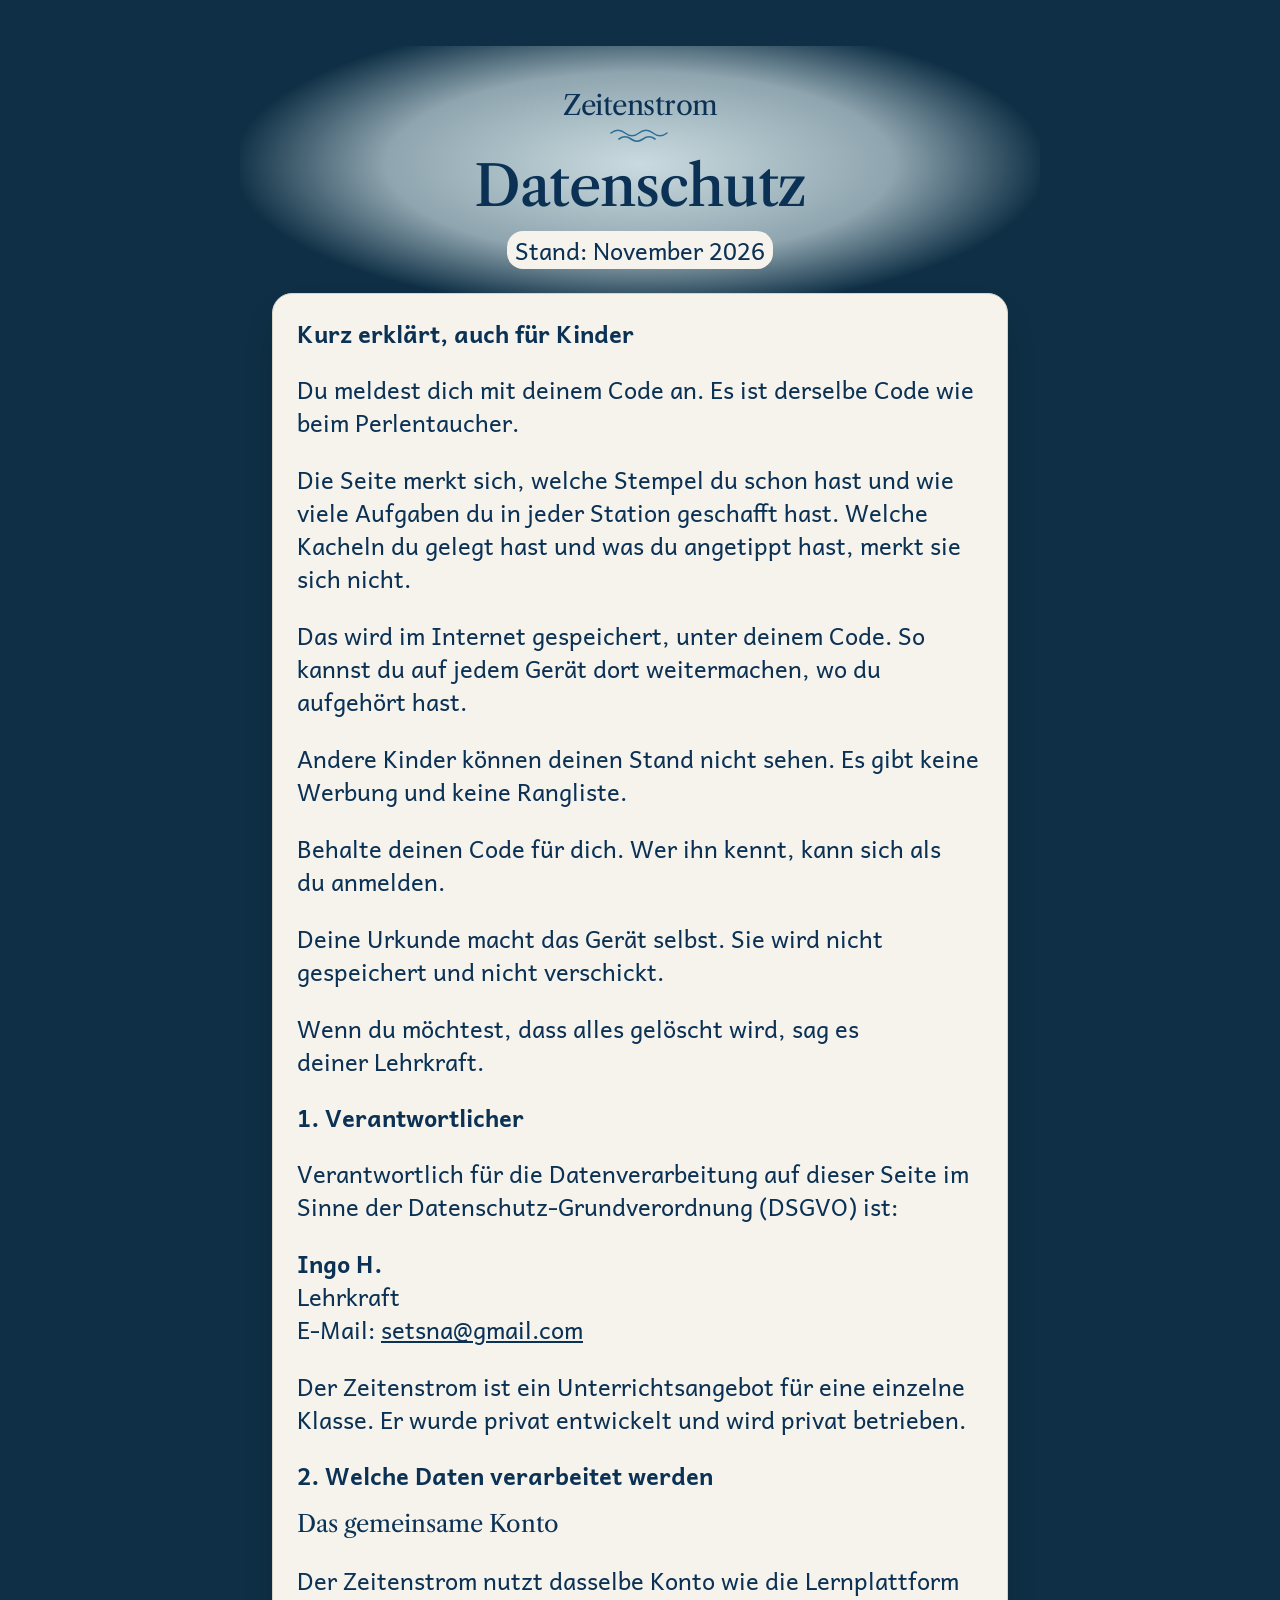
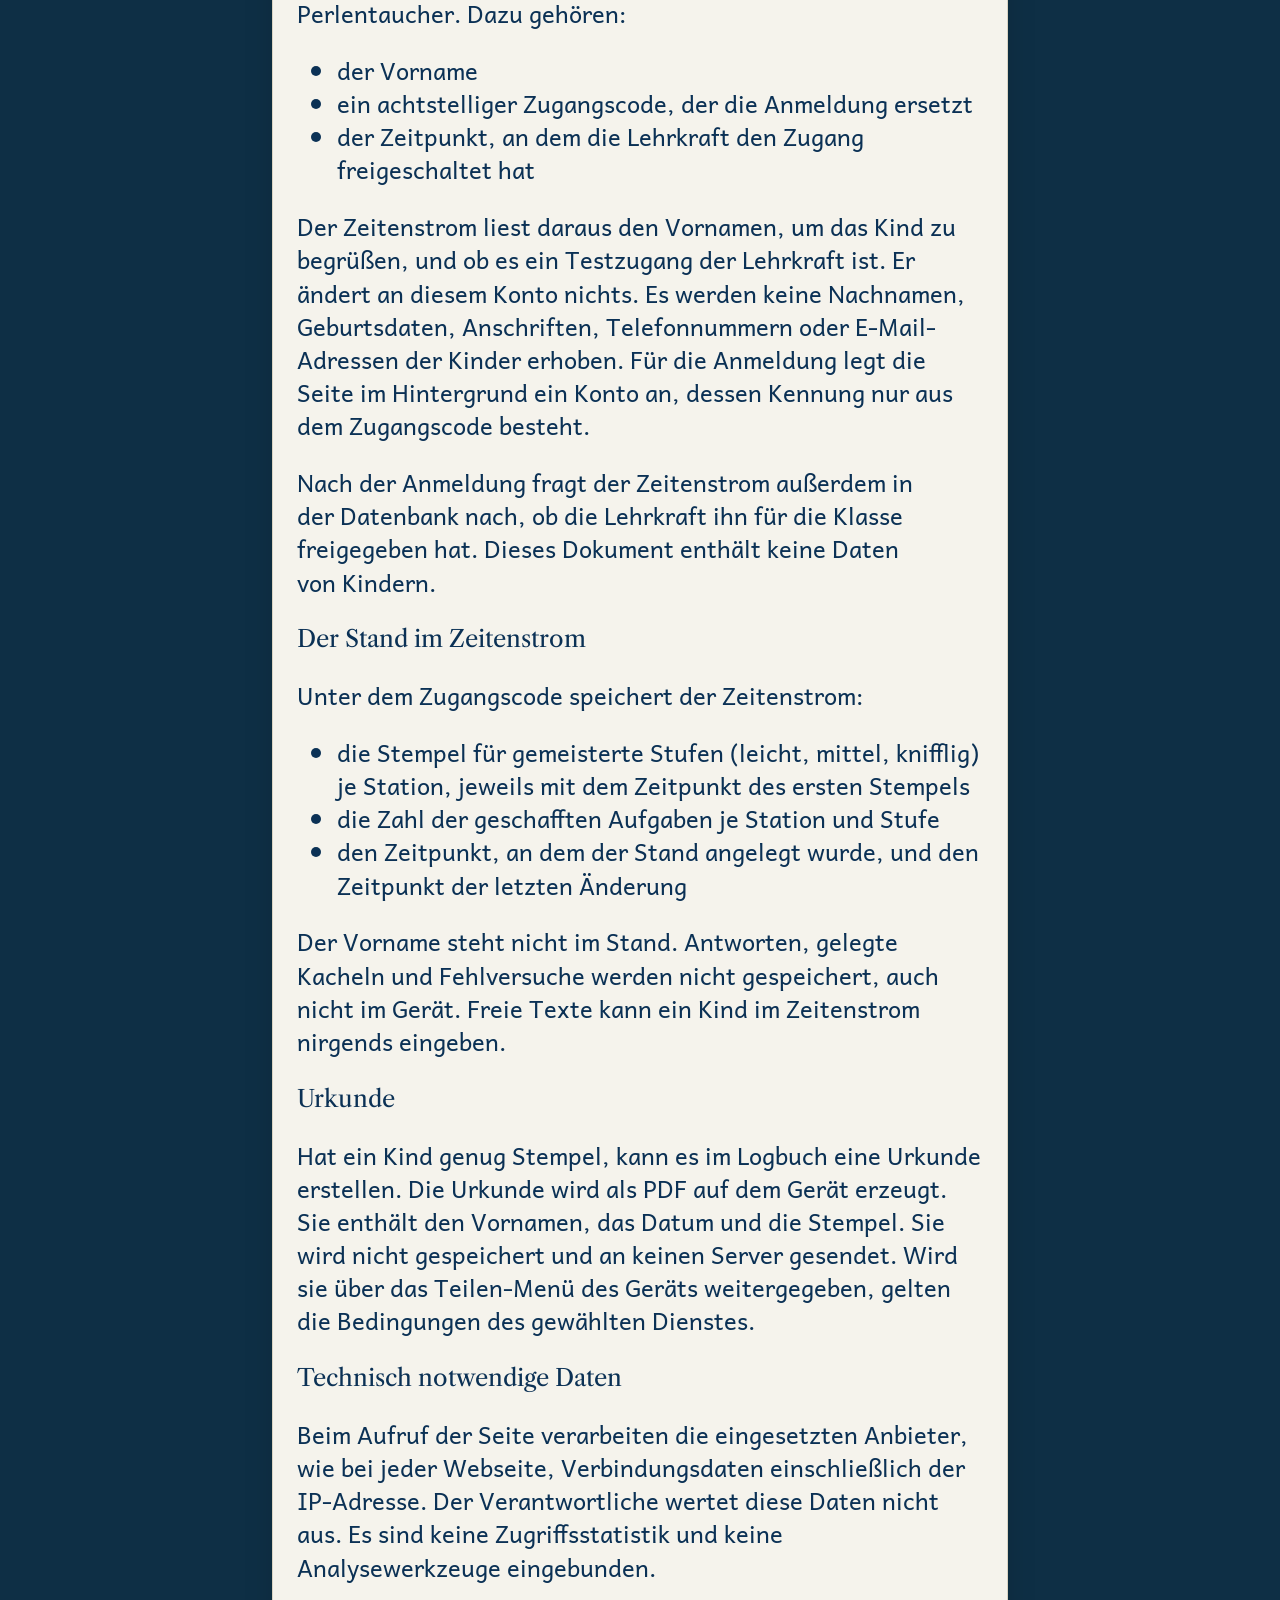
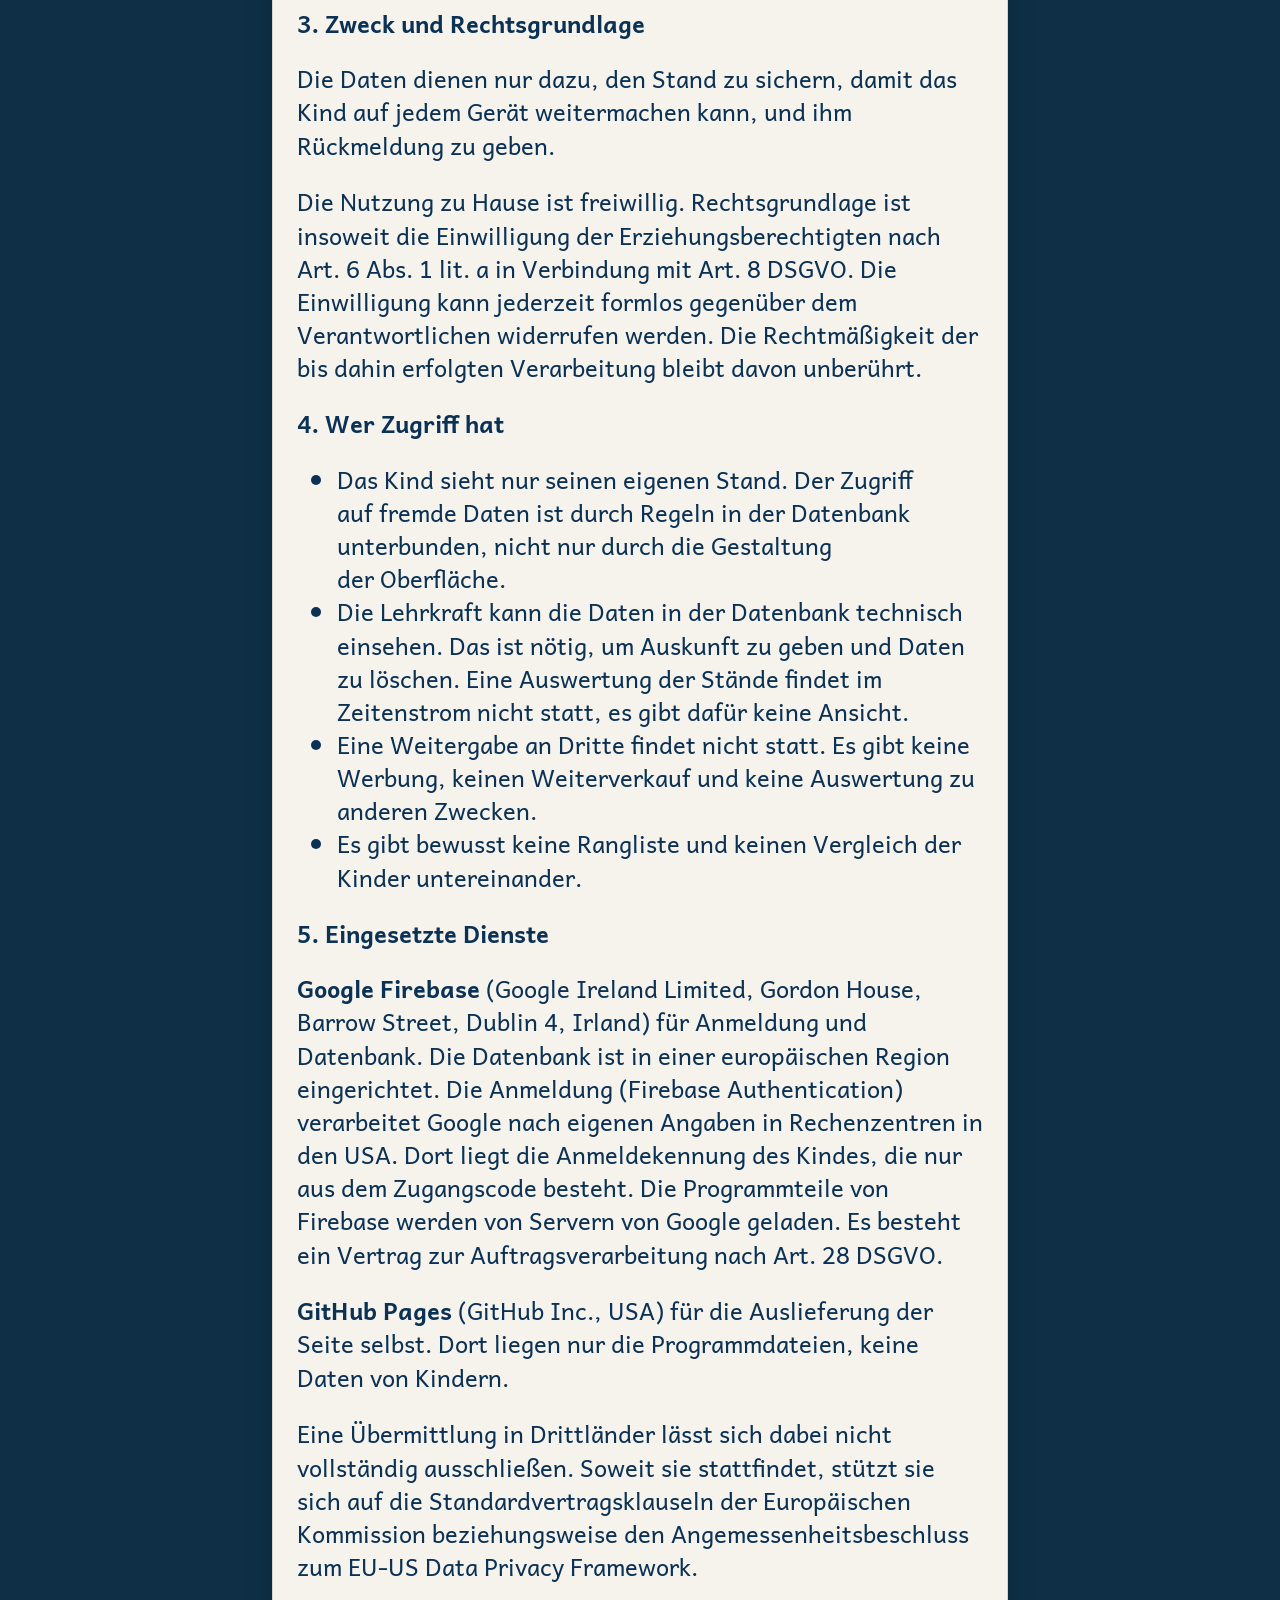
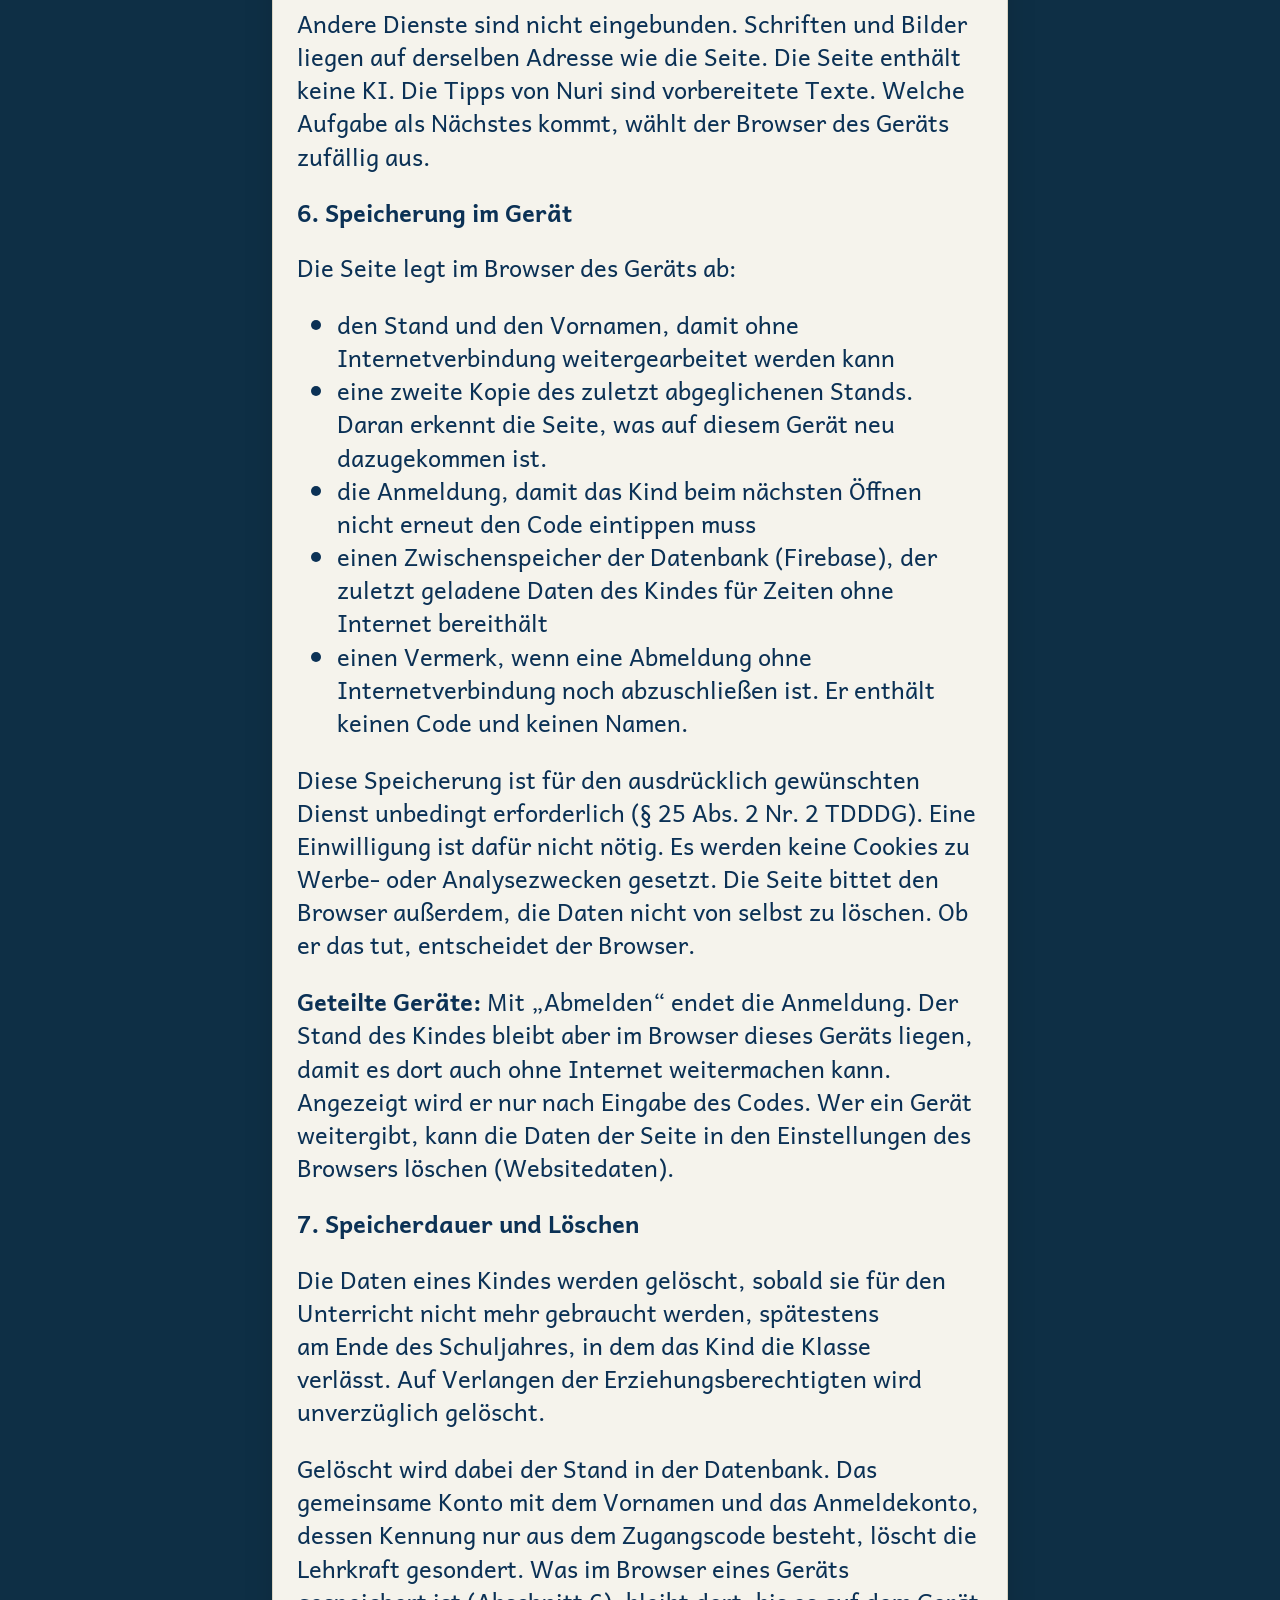
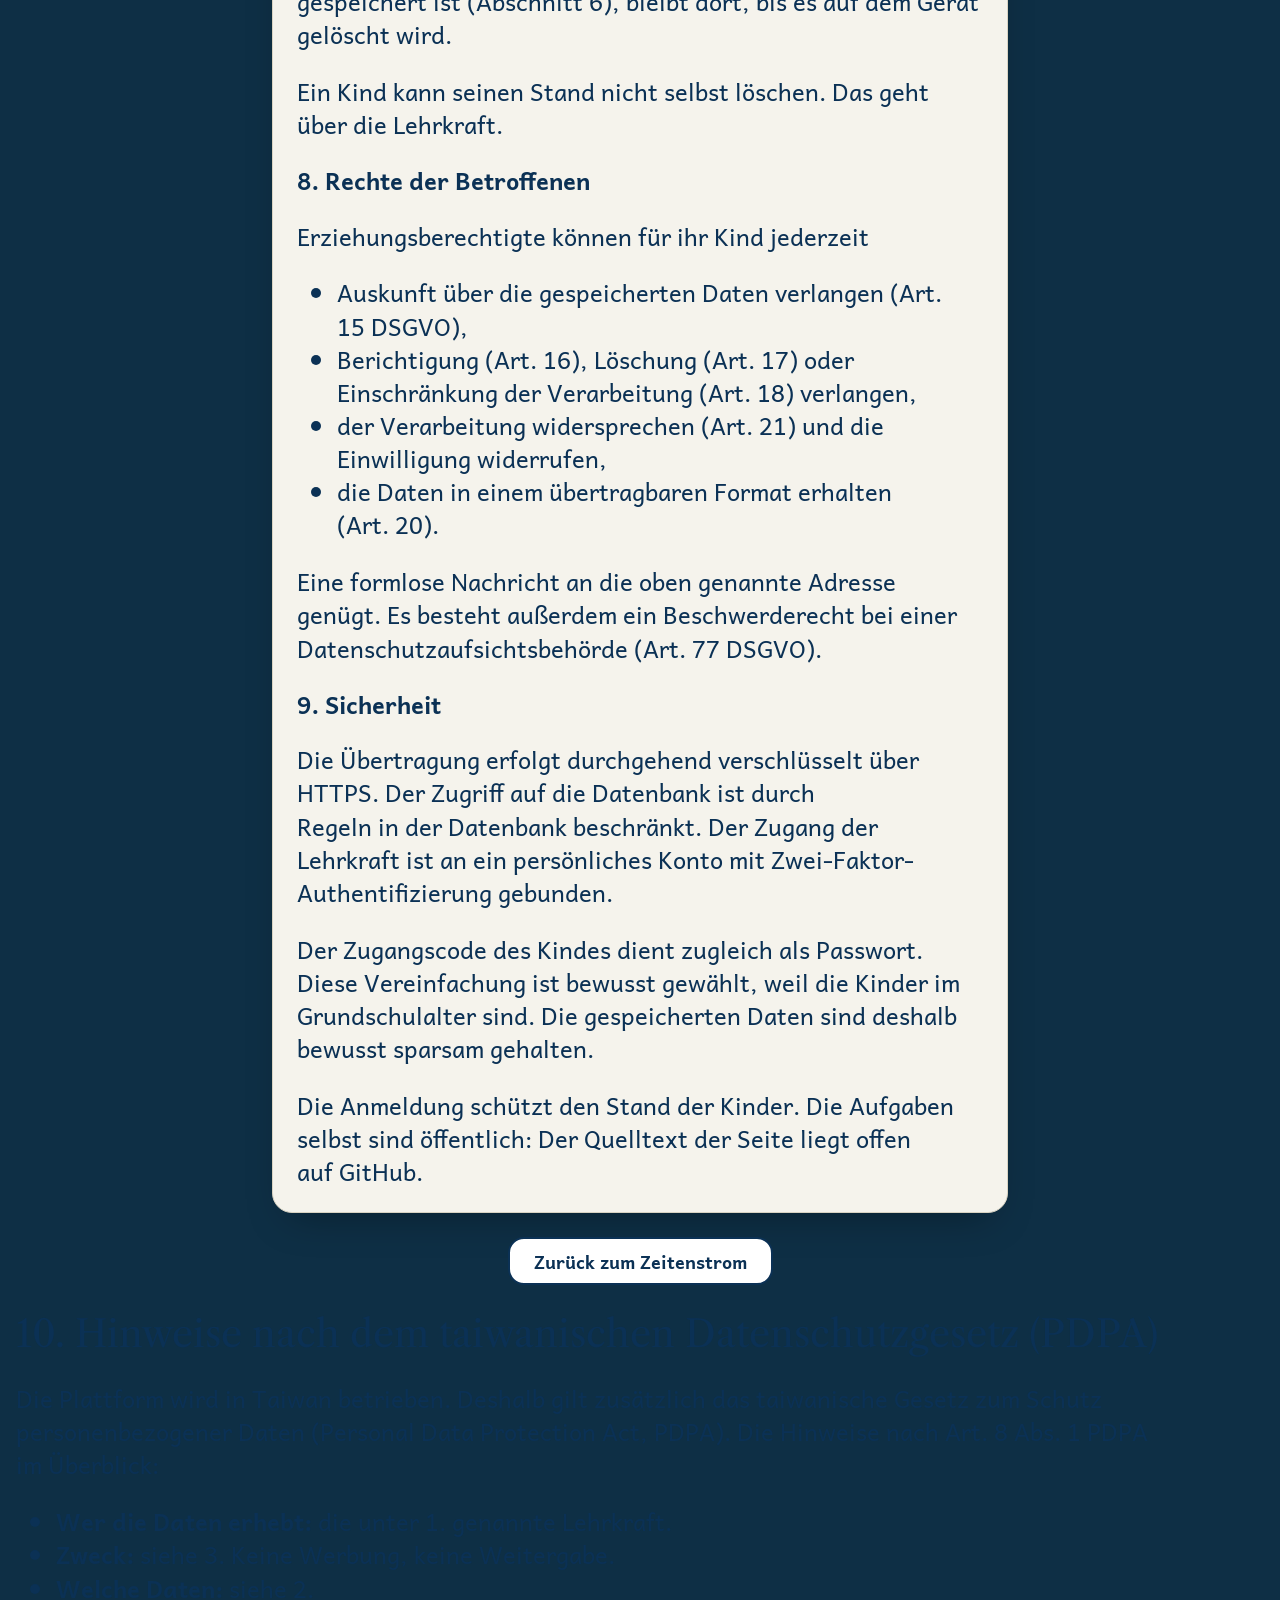
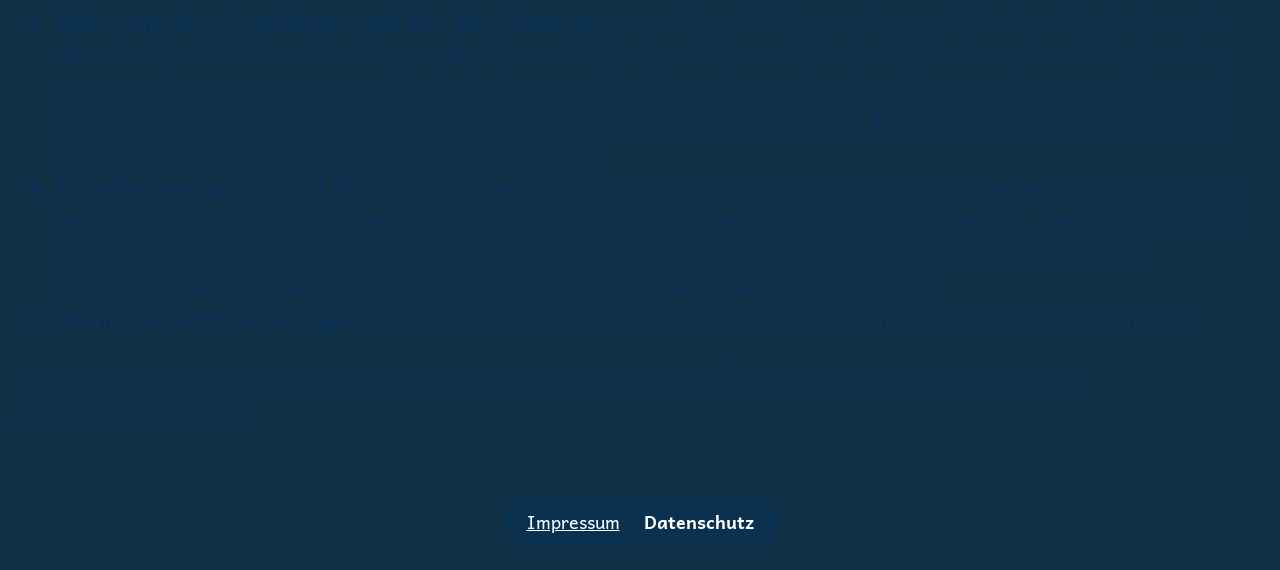
<file: datenschutz.html>
<!doctype html>
<html lang="de">
<head>
  <meta charset="utf-8">
  <meta name="viewport" content="width=device-width, initial-scale=1, viewport-fit=cover">
  <meta http-equiv="Content-Security-Policy" content="default-src 'self'; img-src 'self'; style-src 'self'; script-src 'self'; font-src 'self'; connect-src 'self'; manifest-src 'self'; base-uri 'none'; form-action 'none'; object-src 'none'">
  <meta name="referrer" content="no-referrer">
  <meta name="robots" content="noindex, nofollow">
  <meta name="theme-color" content="#0e2f45">
  <title>Datenschutz – Zeitenstrom</title>
  <link rel="stylesheet" href="css/tokens.css?v=19">
  <link rel="stylesheet" href="css/zeitenstrom.css?v=19">
</head>
<body class="text-seite">
  <main class="seite">
    <header class="kopf">
      <a class="wortmarke" href="./">Zeitenstrom<svg class="welle" viewBox="0 0 62 14" aria-hidden="true" focusable="false"><path d="M2 5c5-4 9-4 14 0s9 4 14 0 9-4 14 0 9 4 14 0M10 11c4-3 8-3 12 0s8 3 12 0 8-3 12 0" fill="none" stroke-width="1.6" stroke-linecap="round"/></svg></a>
      <h1>Datenschutz</h1>
      <p class="stand">Stand: November 2026</p>
    </header>

    <section class="papier rechtstext" aria-label="Datenschutzerklärung">
      <h2>Kurz erklärt, auch für Kinder</h2>
      <p>Du meldest dich mit deinem Code an. Es ist derselbe Code wie beim Perlentaucher.</p>
      <p>Die Seite merkt sich, welche Stempel du schon hast und wie viele Aufgaben du in jeder Station geschafft hast. Welche Kacheln du gelegt hast und was du angetippt hast, merkt sie sich nicht.</p>
      <p>Das wird im Internet gespeichert, unter deinem Code. So kannst du auf jedem Gerät dort weitermachen, wo du aufgehört hast.</p>
      <p>Andere Kinder können deinen Stand nicht sehen. Es gibt keine Werbung und keine Rangliste.</p>
      <p>Behalte deinen Code für dich. Wer ihn kennt, kann sich als du anmelden.</p>
      <p>Deine Urkunde macht das Gerät selbst. Sie wird nicht gespeichert und nicht verschickt.</p>
      <p>Wenn du möchtest, dass alles gelöscht wird, sag es deiner Lehrkraft.</p>

      <h2>1. Verantwortlicher</h2>
      <p>Verantwortlich für die Datenverarbeitung auf dieser Seite im Sinne der Datenschutz-Grundverordnung (DSGVO) ist:</p>
      <p><b>Ingo H.</b><br>Lehrkraft<br>E-Mail: <a href="mailto:setsna@gmail.com">setsna@gmail.com</a></p>
      <p>Der Zeitenstrom ist ein Unterrichtsangebot für eine einzelne Klasse. Er wurde privat entwickelt und wird privat betrieben.</p>

      <h2>2. Welche Daten verarbeitet werden</h2>
      <h3>Das gemeinsame Konto</h3>
      <p>Der Zeitenstrom nutzt dasselbe Konto wie die Lernplattform Perlentaucher. Dazu gehören:</p>
      <ul>
        <li>der Vorname</li>
        <li>ein achtstelliger Zugangscode, der die Anmeldung ersetzt</li>
        <li>der Zeitpunkt, an dem die Lehrkraft den Zugang freigeschaltet hat</li>
      </ul>
      <p>Der Zeitenstrom liest daraus den Vornamen, um das Kind zu begrüßen, und ob es ein Testzugang der Lehrkraft ist. Er ändert an diesem Konto nichts. Es werden keine Nachnamen, Geburtsdaten, Anschriften, Telefonnummern oder E-Mail-Adressen der Kinder erhoben. Für die Anmeldung legt die Seite im Hintergrund ein Konto an, dessen Kennung nur aus dem Zugangscode besteht.</p>
      <p>Nach der Anmeldung fragt der Zeitenstrom außerdem in der Datenbank nach, ob die Lehrkraft ihn für die Klasse freigegeben hat. Dieses Dokument enthält keine Daten von Kindern.</p>

      <h3>Der Stand im Zeitenstrom</h3>
      <p>Unter dem Zugangscode speichert der Zeitenstrom:</p>
      <ul>
        <li>die Stempel für gemeisterte Stufen (leicht, mittel, knifflig) je Station, jeweils mit dem Zeitpunkt des ersten Stempels</li>
        <li>die Zahl der geschafften Aufgaben je Station und Stufe</li>
        <li>den Zeitpunkt, an dem der Stand angelegt wurde, und den Zeitpunkt der letzten Änderung</li>
      </ul>
      <p>Der Vorname steht nicht im Stand. Antworten, gelegte Kacheln und Fehlversuche werden nicht gespeichert, auch nicht im Gerät. Freie Texte kann ein Kind im Zeitenstrom nirgends eingeben.</p>

      <h3>Urkunde</h3>
      <p>Hat ein Kind genug Stempel, kann es im Logbuch eine Urkunde erstellen. Die Urkunde wird als PDF auf dem Gerät erzeugt. Sie enthält den Vornamen, das Datum und die Stempel. Sie wird nicht gespeichert und an keinen Server gesendet. Wird sie über das Teilen-Menü des Geräts weitergegeben, gelten die Bedingungen des gewählten Dienstes.</p>

      <h3>Technisch notwendige Daten</h3>
      <p>Beim Aufruf der Seite verarbeiten die eingesetzten Anbieter, wie bei jeder Webseite, Verbindungsdaten einschließlich der IP-Adresse. Der Verantwortliche wertet diese Daten nicht aus. Es sind keine Zugriffsstatistik und keine Analysewerkzeuge eingebunden.</p>

      <h2>3. Zweck und Rechtsgrundlage</h2>
      <p>Die Daten dienen nur dazu, den Stand zu sichern, damit das Kind auf jedem Gerät weitermachen kann, und ihm Rückmeldung zu geben.</p>
      <p>Die Nutzung zu Hause ist freiwillig. Rechtsgrundlage ist insoweit die Einwilligung der Erziehungsberechtigten nach Art. 6 Abs. 1 lit. a in Verbindung mit Art. 8 DSGVO. Die Einwilligung kann jederzeit formlos gegenüber dem Verantwortlichen widerrufen werden. Die Rechtmäßigkeit der bis dahin erfolgten Verarbeitung bleibt davon unberührt.</p>

      <h2>4. Wer Zugriff hat</h2>
      <ul>
        <li>Das Kind sieht nur seinen eigenen Stand. Der Zugriff auf fremde Daten ist durch Regeln in der Datenbank unterbunden, nicht nur durch die Gestaltung der Oberfläche.</li>
        <li>Die Lehrkraft kann die Daten in der Datenbank technisch einsehen. Das ist nötig, um Auskunft zu geben und Daten zu löschen. Eine Auswertung der Stände findet im Zeitenstrom nicht statt, es gibt dafür keine Ansicht.</li>
        <li>Eine Weitergabe an Dritte findet nicht statt. Es gibt keine Werbung, keinen Weiterverkauf und keine Auswertung zu anderen Zwecken.</li>
        <li>Es gibt bewusst keine Rangliste und keinen Vergleich der Kinder untereinander.</li>
      </ul>

      <h2>5. Eingesetzte Dienste</h2>
      <p><b>Google Firebase</b> (Google Ireland Limited, Gordon House, Barrow Street, Dublin 4, Irland) für Anmeldung und Datenbank. Die Datenbank ist in einer europäischen Region eingerichtet. Die Anmeldung (Firebase Authentication) verarbeitet Google nach eigenen Angaben in Rechenzentren in den USA. Dort liegt die Anmeldekennung des Kindes, die nur aus dem Zugangscode besteht. Die Programmteile von Firebase werden von Servern von Google geladen. Es besteht ein Vertrag zur Auftragsverarbeitung nach Art. 28 DSGVO.</p>
      <p><b>GitHub Pages</b> (GitHub Inc., USA) für die Auslieferung der Seite selbst. Dort liegen nur die Programmdateien, keine Daten von Kindern.</p>
      <p>Eine Übermittlung in Drittländer lässt sich dabei nicht vollständig ausschließen. Soweit sie stattfindet, stützt sie sich auf die Standardvertragsklauseln der Europäischen Kommission beziehungsweise den Angemessenheitsbeschluss zum EU-US Data Privacy Framework.</p>
      <p>Andere Dienste sind nicht eingebunden. Schriften und Bilder liegen auf derselben Adresse wie die Seite. Die Seite enthält keine KI. Die Tipps von Nuri sind vorbereitete Texte. Welche Aufgabe als Nächstes kommt, wählt der Browser des Geräts zufällig aus.</p>

      <h2>6. Speicherung im Gerät</h2>
      <p>Die Seite legt im Browser des Geräts ab:</p>
      <ul>
        <li>den Stand und den Vornamen, damit ohne Internetverbindung weitergearbeitet werden kann</li>
        <li>eine zweite Kopie des zuletzt abgeglichenen Stands. Daran erkennt die Seite, was auf diesem Gerät neu dazugekommen ist.</li>
        <li>die Anmeldung, damit das Kind beim nächsten Öffnen nicht erneut den Code eintippen muss</li>
        <li>einen Zwischenspeicher der Datenbank (Firebase), der zuletzt geladene Daten des Kindes für Zeiten ohne Internet bereithält</li>
        <li>einen Vermerk, wenn eine Abmeldung ohne Internetverbindung noch abzuschließen ist. Er enthält keinen Code und keinen Namen.</li>
      </ul>
      <p>Diese Speicherung ist für den ausdrücklich gewünschten Dienst unbedingt erforderlich (§ 25 Abs. 2 Nr. 2 TDDDG). Eine Einwilligung ist dafür nicht nötig. Es werden keine Cookies zu Werbe- oder Analysezwecken gesetzt. Die Seite bittet den Browser außerdem, die Daten nicht von selbst zu löschen. Ob er das tut, entscheidet der Browser.</p>
      <p><b>Geteilte Geräte:</b> Mit „Abmelden“ endet die Anmeldung. Der Stand des Kindes bleibt aber im Browser dieses Geräts liegen, damit es dort auch ohne Internet weitermachen kann. Angezeigt wird er nur nach Eingabe des Codes. Wer ein Gerät weitergibt, kann die Daten der Seite in den Einstellungen des Browsers löschen (Websitedaten).</p>

      <h2>7. Speicherdauer und Löschen</h2>
      <p>Die Daten eines Kindes werden gelöscht, sobald sie für den Unterricht nicht mehr gebraucht werden, spätestens am Ende des Schuljahres, in dem das Kind die Klasse verlässt. Auf Verlangen der Erziehungsberechtigten wird unverzüglich gelöscht.</p>
      <p>Gelöscht wird dabei der Stand in der Datenbank. Das gemeinsame Konto mit dem Vornamen und das Anmeldekonto, dessen Kennung nur aus dem Zugangscode besteht, löscht die Lehrkraft gesondert. Was im Browser eines Geräts gespeichert ist (Abschnitt 6), bleibt dort, bis es auf dem Gerät gelöscht wird.</p>
      <p>Ein Kind kann seinen Stand nicht selbst löschen. Das geht über die Lehrkraft.</p>

      <h2>8. Rechte der Betroffenen</h2>
      <p>Erziehungsberechtigte können für ihr Kind jederzeit</p>
      <ul>
        <li>Auskunft über die gespeicherten Daten verlangen (Art. 15 DSGVO),</li>
        <li>Berichtigung (Art. 16), Löschung (Art. 17) oder Einschränkung der Verarbeitung (Art. 18) verlangen,</li>
        <li>der Verarbeitung widersprechen (Art. 21) und die Einwilligung widerrufen,</li>
        <li>die Daten in einem übertragbaren Format erhalten (Art. 20).</li>
      </ul>
      <p>Eine formlose Nachricht an die oben genannte Adresse genügt. Es besteht außerdem ein Beschwerderecht bei einer Datenschutzaufsichtsbehörde (Art. 77 DSGVO).</p>

      <h2>9. Sicherheit</h2>
      <p>Die Übertragung erfolgt durchgehend verschlüsselt über HTTPS. Der Zugriff auf die Datenbank ist durch Regeln in der Datenbank beschränkt. Der Zugang der Lehrkraft ist an ein persönliches Konto mit Zwei-Faktor-Authentifizierung gebunden.</p>
      <p>Der Zugangscode des Kindes dient zugleich als Passwort. Diese Vereinfachung ist bewusst gewählt, weil die Kinder im Grundschulalter sind. Die gespeicherten Daten sind deshalb bewusst sparsam gehalten.</p>
      <p>Die Anmeldung schützt den Stand der Kinder. Die Aufgaben selbst sind öffentlich: Der Quelltext der Seite liegt offen auf GitHub.</p>
    </section>

    <p class="knopfreihe knopfreihe--mitte"><a class="knopf" href="./">Zurück zum Zeitenstrom</a></p>

      <h2>10. Hinweise nach dem taiwanischen Datenschutzgesetz (PDPA)</h2>
      <p>Die Plattform wird in Taiwan betrieben. Deshalb gilt zusätzlich das
        taiwanische Gesetz zum Schutz personenbezogener Daten (Personal Data
        Protection Act, PDPA). Die Hinweise nach Art. 8 Abs. 1 PDPA im Überblick:</p>
      <ul>
        <li><b>Wer die Daten erhebt:</b> die unter 1. genannte Lehrkraft.</li>
        <li><b>Zweck:</b> siehe 3. Keine Werbung, keine Weitergabe.</li>
        <li><b>Welche Daten:</b> siehe 2.</li>
        <li><b>Zeitraum, Ort, Empfänger und Art der Nutzung:</b> gespeichert
          höchstens bis zum Ende des Schuljahres, in dem das Kind die Klasse
          verlässt, oder bis zur Löschung auf Wunsch (siehe 7.). Die Datenbank
          liegt in einer europäischen Region von Google Cloud, die Anmeldung
          verarbeitet Google in den USA, die Seite selbst wird über GitHub (USA)
          ausgeliefert (siehe 5.). Zugriff auf die Daten hat außer dem Kind
          selbst nur die Lehrkraft (siehe 4.); Google verarbeitet sie in ihrem Auftrag.</li>
        <li><b>Ihre Rechte nach Art. 3 PDPA:</b> Sie können für Ihr Kind
          (1) nachfragen und Einsicht nehmen, (2) eine Kopie verlangen,
          (3) Ergänzung oder Berichtigung verlangen, (4) verlangen, dass die
          Erhebung, Verarbeitung oder Nutzung aufhört, und (5) die Löschung
          verlangen. Diese Rechte können nicht im Voraus vertraglich
          ausgeschlossen werden. Eine formlose Nachricht an die Adresse unter 1.
          genügt.</li>
        <li><b>Wenn Sie nicht einwilligen:</b> Ihr Kind bekommt keinen
          Zugangscode und kann die Plattform nicht nutzen.</li>
      </ul>
      <p>Rechtsgrundlage nach dem PDPA ist Ihre Einwilligung (Art. 19 Abs. 1
        Nr. 5 PDPA). Sie können sie jederzeit widerrufen.</p>
  </main>
  <footer class="fuss"><a href="impressum.html">Impressum</a> <a href="datenschutz.html" aria-current="page">Datenschutz</a></footer>
</body>
</html>
</file>
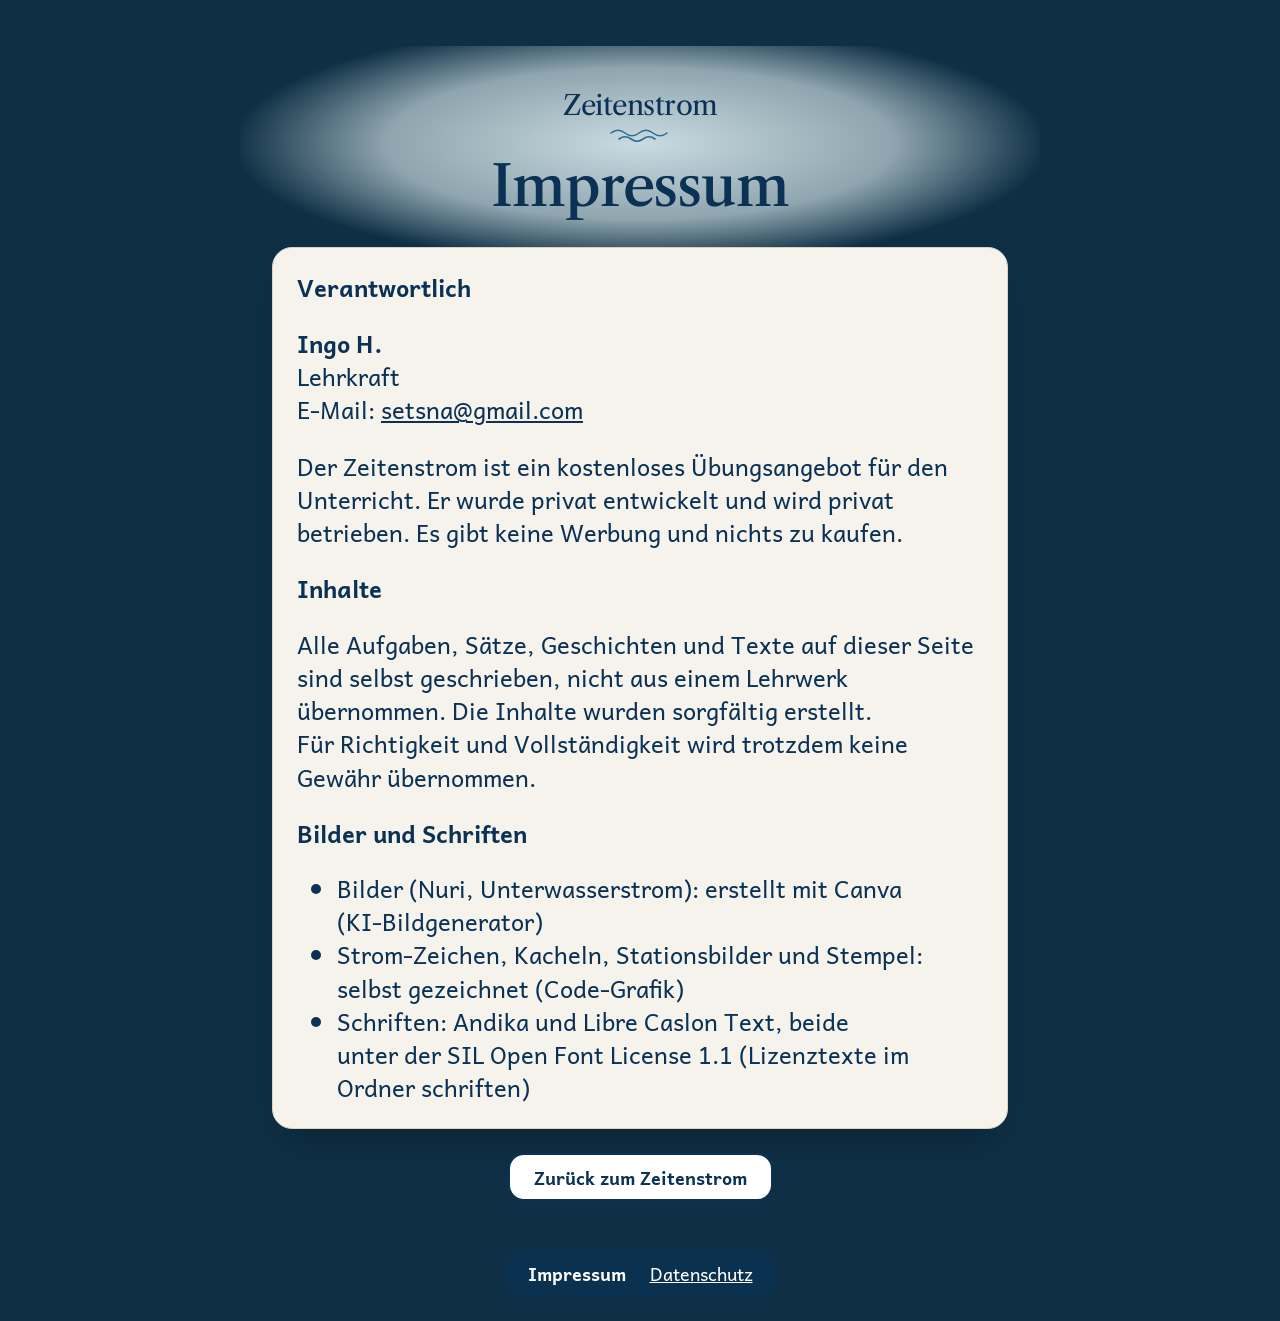
<file: impressum.html>
<!doctype html>
<html lang="de">
<head>
  <meta charset="utf-8">
  <meta name="viewport" content="width=device-width, initial-scale=1, viewport-fit=cover">
  <meta http-equiv="Content-Security-Policy" content="default-src 'self'; img-src 'self'; style-src 'self'; script-src 'self'; font-src 'self'; connect-src 'self'; manifest-src 'self'; base-uri 'none'; form-action 'none'; object-src 'none'">
  <meta name="referrer" content="no-referrer">
  <meta name="robots" content="noindex, nofollow">
  <meta name="theme-color" content="#0e2f45">
  <title>Impressum – Zeitenstrom</title>
  <link rel="stylesheet" href="css/tokens.css?v=19">
  <link rel="stylesheet" href="css/zeitenstrom.css?v=19">
</head>
<body class="text-seite">
  <main class="seite">
    <header class="kopf">
      <a class="wortmarke" href="./">Zeitenstrom<svg class="welle" viewBox="0 0 62 14" aria-hidden="true" focusable="false"><path d="M2 5c5-4 9-4 14 0s9 4 14 0 9-4 14 0 9 4 14 0M10 11c4-3 8-3 12 0s8 3 12 0 8-3 12 0" fill="none" stroke-width="1.6" stroke-linecap="round"/></svg></a>
      <h1>Impressum</h1>
    </header>

    <section class="papier rechtstext" aria-label="Impressum">
      <h2>Verantwortlich</h2>
      <p><b>Ingo H.</b><br>Lehrkraft<br>E-Mail: <a href="mailto:setsna@gmail.com">setsna@gmail.com</a></p>
      <p>Der Zeitenstrom ist ein kostenloses Übungsangebot für den Unterricht. Er wurde privat entwickelt und wird privat betrieben. Es gibt keine Werbung und nichts zu kaufen.</p>

      <h2>Inhalte</h2>
      <p>Alle Aufgaben, Sätze, Geschichten und Texte auf dieser Seite sind selbst geschrieben, nicht aus einem Lehrwerk übernommen. Die Inhalte wurden sorgfältig erstellt. Für Richtigkeit und Vollständigkeit wird trotzdem keine Gewähr übernommen.</p>

      <h2>Bilder und Schriften</h2>
      <ul>
        <li>Bilder (Nuri, Unterwasserstrom): erstellt mit Canva (KI-Bildgenerator)</li>
        <li>Strom-Zeichen, Kacheln, Stationsbilder und Stempel: selbst gezeichnet (Code-Grafik)</li>
        <li>Schriften: Andika und Libre Caslon Text, beide unter der SIL Open Font License 1.1 (Lizenztexte im Ordner <span lang="en">schriften</span>)</li>
      </ul>
    </section>

    <p class="knopfreihe knopfreihe--mitte"><a class="knopf" href="./">Zurück zum Zeitenstrom</a></p>
  </main>
  <footer class="fuss"><a href="impressum.html" aria-current="page">Impressum</a> <a href="datenschutz.html">Datenschutz</a></footer>
</body>
</html>
</file>
<file: css/tokens.css>
/* Zeitenstrom: Schriften, Farben, Abstände, Schriftgrößen an einer Stelle.
   Grundlage: Lernlagune DESIGN.md. Die Inhaltsfarben (Kugeln, Felder) kommen in Etappe 1c dazu. */

@font-face {
  font-family: 'Libre Caslon Text';
  src: url('../schriften/libre-caslon-text.woff2') format('woff2');
  font-weight: 400 700;
  font-style: normal;
  font-display: swap;
}
@font-face {
  font-family: 'Andika';
  src: url('../schriften/andika-regular.woff2') format('woff2');
  font-weight: 400;
  font-style: normal;
  font-display: swap;
}
@font-face {
  font-family: 'Andika';
  src: url('../schriften/andika-bold.woff2') format('woff2');
  font-weight: 700;
  font-style: normal;
  font-display: swap;
}

:root {
  /* Farben (Lernlagune) */
  --tiefe: #0e2f45;
  --navy: #0b3155;
  --navy-weich: #133c5a;
  --welle: #2d6f98;
  --weiss: #ffffff;
  --papier: #f5f3ec;
  --papier-linie: #d9d3c2;
  --tinte-leise: #4a6275;
  --glas-kante: rgba(255, 255, 255, 0.5);
  --glas-schatten: rgba(0, 0, 0, 0.36);
  --nebel: rgba(10, 52, 84, 0.7);


  /* Schriften */
  --schrift-name: 'Libre Caslon Text', Georgia, 'Times New Roman', serif;
  --schrift-text: 'Andika', 'Trebuchet MS', system-ui, sans-serif;

  /* Schriftgrößen (rem mit Untergrenze, damit Lesetext nicht schrumpft) */
  --gr-display: clamp(2.25rem, 1.6rem + 2.4vw, 3.75rem);
  --gr-title: clamp(1.75rem, 1.4rem + 1.2vw, 2.5rem);
  --gr-text: clamp(1.25rem, 1rem + 0.6vw, 1.625rem);
  --gr-label: clamp(1rem, 0.9rem + 0.3vw, 1.125rem);
  --gr-klein: clamp(1rem, 0.92rem + 0.25vw, 1.125rem);

  /* Abstände */
  --a-xs: 0.25rem;
  --a-s: 0.5rem;
  --a-m: 1rem;
  --a-l: 1.5rem;
  --a-xl: 2.5rem;
  --zeile: 34em;

  /* Rundungen */
  --r-papier: 1.25rem;
  --r-knopf: 1rem;

  /* Bewegung: nur opacity und transform */
  --kurve: cubic-bezier(0.16, 1, 0.3, 1);
  --dauer: 220ms;

  /* Touchziel */
  --tippen: 48px;
}
</file>
<file: css/zeitenstrom.css>
/* Zeitenstrom: Gestaltung nach Lernlagune DESIGN.md (Etappe 1c).
   Grundregeln: Navy nur im Licht (heller Hof hinter dunkler Schrift), Glasrezept unverändert
   (blur 6px, saturate 140 %, 2-px-Lichtkante), Bewegung nur über opacity und transform,
   Touchziele mindestens 48 px, Lesetext mit Untergrenze (rem/clamp), Grafik und Rahmen am Maßstab --s. */

*, *::before, *::after { box-sizing: border-box; }
html { -webkit-text-size-adjust: 100%; overflow-x: clip; }

/* ---------- Maßstab: Entwurf 1088 px breit (iPad hoch) ---------- */
:root { --s: calc(min(100vw, 1088px) / 1088); }
@media (orientation: landscape) and (min-width: 820px) {
  /* nie über 1: Sonst wächst die Schrift auf großen Bildschirmen, die Seite aber nicht (Ingos Monitor, 15.11.2026) */
  :root { --s: min(1px, calc(100svh / 1010), calc(100vw / 1360)); }
}
@media (max-width: 640px) and (orientation: portrait) {
  :root { --s: min(1px, calc(100vw / 600)); }
}

body {
  margin: 0;
  min-height: 100vh;
  min-height: 100svh;
  font-family: var(--schrift-text);
  font-size: var(--gr-text);
  line-height: 1.4;
  color: var(--navy);
  background: var(--tiefe);
  position: relative;
  isolation: isolate;
  overflow-x: clip;   /* Lichthof und Licht dürfen nicht seitlich überstehen (kein waagerechtes Scrollen) */
}
:focus-visible { outline: 3px solid var(--navy); outline-offset: 4px; }

.nurvorlesen {
  position: absolute; width: 1px; height: 1px; margin: -1px; padding: 0; overflow: hidden;
  clip: rect(0 0 0 0); clip-path: inset(50%); white-space: nowrap; border: 0;
}

/* ---------- Wasser, Licht, Blasen ---------- */
.wasser {
  position: fixed; inset: 0; z-index: -2; pointer-events: none;
  background: linear-gradient(180deg, #e6f2ef 0%, #a9d4e1 30%, #3f86a8 70%, #12425f 100%);   /* Ersatz, solange das Bild lädt */
}
.wasser img { width: 100%; height: 100%; object-fit: cover; object-position: 50% 0%; display: block; }
.licht, .blasen { position: absolute; z-index: -1; pointer-events: none; }
.licht {
  top: 0; left: 50%;
  width: min(60rem, 100%); height: calc(560 * var(--s));
  transform: translateX(-50%);
  background: radial-gradient(ellipse 46% 64% at 50% 0%, rgba(255, 252, 235, 0.55), rgba(220, 244, 250, 0.2) 55%, transparent 80%);
  opacity: 0.75;
  animation: licht-atmen 11s ease-in-out infinite alternate;
}
@keyframes licht-atmen { to { opacity: 1; transform: translateX(-50%) scaleX(1.08); } }
.blasen { inset: 0 0 auto; height: 100vh; height: 100svh; overflow: hidden; }
.blasen span {
  position: absolute; bottom: 0;
  width: 0.875rem; aspect-ratio: 1; border-radius: 50%;
  border: 1px solid rgba(235, 250, 255, 0.55);
  background: radial-gradient(circle at 32% 30%, rgba(255, 255, 255, 0.7) 0 14%, rgba(200, 238, 250, 0.08) 40%, transparent 70%);
  opacity: 0;
  animation: blase-steigt 18s linear infinite;
}
.blasen span:nth-child(1) { left: 1%; animation-duration: 17s; animation-delay: -2s; }
.blasen span:nth-child(2) { left: 2.4%; width: 0.5625rem; animation-duration: 22s; animation-delay: -11s; }
.blasen span:nth-child(3) { left: 3.4%; width: 0.375rem; animation-duration: 15s; animation-delay: -7s; }
.blasen span:nth-child(4) { right: 1%; width: 0.6875rem; animation-duration: 20s; animation-delay: -4s; }
.blasen span:nth-child(5) { right: 2.6%; width: 0.4375rem; animation-duration: 16s; animation-delay: -13s; }
.blasen span:nth-child(6) { right: 3.4%; width: 0.5625rem; animation-duration: 24s; animation-delay: -18s; }
@keyframes blase-steigt {
  0% { transform: translate3d(0, 0, 0); opacity: 0; }
  10% { opacity: 0.9; }
  50% { transform: translate3d(10px, -50vh, 0); }
  85% { opacity: 0.7; }
  100% { transform: translate3d(-6px, -100vh, 0); opacity: 0; }
}

/* ---------- Seite ---------- */
.seite { max-width: 80rem; margin: 0 auto; padding: calc(96 * var(--s)) var(--a-m) var(--a-l); outline: none; }

/* Kopf im Lichthof: Navy steht nur auf hellem Grund */
.kopf { position: relative; text-align: center; margin: 0 auto var(--a-l); max-width: 44rem; }
.kopf::before {
  content: ''; position: absolute; z-index: -1; inset: -2.5rem -3rem;
  background: radial-gradient(ellipse at 50% 45%, rgba(228, 243, 245, 0.88) 0%, rgba(228, 243, 245, 0.6) 45%, transparent 72%);
  pointer-events: none;
}
.wortmarke {
  font-family: var(--schrift-name); font-size: max(1rem, calc(31 * var(--s))); letter-spacing: -0.02em;
  margin: 0 0 var(--a-s); display: inline-flex; flex-direction: column; align-items: center; gap: var(--a-xs);
  color: var(--navy);
}
a.wortmarke { text-decoration: none; min-height: var(--tippen); justify-content: center; }
.welle { width: 62px; height: 14px; stroke: var(--welle); }
h1 { font-family: var(--schrift-name); font-weight: 500; font-size: var(--gr-display); line-height: 1.3; letter-spacing: -0.02em; margin: 0; }
h2 { font-family: var(--schrift-name); font-weight: 400; font-size: var(--gr-title); line-height: 1.3; margin: var(--a-l) 0 var(--a-s); }
h3 { font-family: var(--schrift-name); font-weight: 400; font-size: var(--gr-text); margin: var(--a-m) 0 var(--a-xs); }
.unterzeile { margin: var(--a-s) 0 0; color: var(--navy-weich); font-size: var(--gr-text); }

/* Nuri: gemaltes Bild, rund ausgeblendet, kein Rahmen, keine Bewegung */
.nuri {
  display: block; margin: var(--a-m) auto 0;
  width: clamp(9rem, calc(300 * var(--s)), 18rem); height: auto; aspect-ratio: 1;
  border-radius: 50%;
  -webkit-mask-image: radial-gradient(circle at 50% 50%, #000 56%, transparent 71%);
  mask-image: radial-gradient(circle at 50% 50%, #000 56%, transparent 71%);
}

/* ---------- Papier: helle Fläche für Formulare und Text ---------- */
.papier {
  background: var(--papier);
  border: 1px solid var(--papier-linie);
  border-radius: var(--r-papier);
  padding: var(--a-l);
  margin: var(--a-l) auto;
  max-width: 40rem;
  box-shadow: 0 18px 40px -18px var(--glas-schatten);
}
.papier > :first-child { margin-top: 0; }
.papier > :last-child { margin-bottom: 0; }
.papier p, .papier li { max-width: var(--zeile); }
.papier a { color: var(--navy); }
.leise { color: var(--tinte-leise); font-size: var(--gr-klein); }

/* Formular */
label { display: block; font-size: var(--gr-label); font-weight: 700; margin-bottom: var(--a-xs); }
input[type="text"] {
  font: inherit; color: var(--navy); background: var(--weiss);
  border: 2px solid var(--navy-weich); border-radius: var(--r-knopf);
  min-height: var(--tippen); padding: 0 var(--a-m); width: 100%;
}
.code-feld { max-width: 16rem; letter-spacing: 0.12em; text-transform: uppercase; }
.hinweis-feld { min-height: 1.45em; margin: var(--a-s) 0 0; font-weight: 700; }
.hinweis-feld:empty { min-height: 0; }

/* Knöpfe */
.knopf {
  font: inherit; font-size: var(--gr-label); font-weight: 700;
  min-height: var(--tippen); min-width: var(--tippen); padding: 0 var(--a-l);
  border-radius: var(--r-knopf); border: 2px solid var(--navy); background: var(--weiss); color: var(--navy);
  cursor: pointer; transition: transform var(--dauer) var(--kurve);
}
.knopf:active { transform: scale(0.98); }
.knopf[disabled] { opacity: 0.55; cursor: not-allowed; }
.knopf.haupt { background: var(--navy); color: var(--weiss); }
a.knopf { display: inline-flex; align-items: center; text-decoration: none; }
.knopfreihe { display: flex; flex-wrap: wrap; gap: var(--a-s) var(--a-m); align-items: center; margin: var(--a-l) 0 0; }
.knopfreihe--mitte { justify-content: center; }
/* Ruhiger Glasknopf auf dem Wasser (z. B. Abmelden) */
.knopf.glas-knopf {
  background: rgba(10, 52, 84, 0.74); color: var(--weiss); border-color: var(--glas-kante);   /* 0.74: Weiß bleibt auch über hellem Sand über 4.5 : 1 */
  -webkit-backdrop-filter: blur(6px); backdrop-filter: blur(6px);
}
.knopf.glas-knopf:focus-visible { outline-color: var(--weiss); }

/* ---------- Startseite: Stationen als Glasfenster ---------- */
.netz-zeile { max-width: 40rem; margin: 0 auto var(--a-m); padding: var(--a-s) var(--a-m); background: var(--papier); border-radius: var(--r-knopf); font-size: var(--gr-klein); }
.stationen {
  list-style: none; margin: calc(40 * var(--s)) auto 0; padding: 0;
  --spalten: 3;
  --luecke: calc(36 * var(--s));
  display: flex; flex-wrap: wrap; justify-content: center;   /* letzte Reihe mittig (3 + 2 im Hochformat) */
  gap: var(--luecke);
  max-width: 62rem;
}
/* Querformat: alle fünf nebeneinander, ohne Scrollen (Lernlagune: Querformat-ohne-Scrollen) */
@media (orientation: landscape) and (min-width: 820px) {
  .stationen { --spalten: 6; max-width: 84rem; }
}
.stationen > li { display: flex; flex: 0 1 calc((100% - (var(--spalten) - 1) * var(--luecke)) / var(--spalten) - 1px); min-width: 0; }
@media (max-width: 560px) {
  .stationen > li { flex-basis: 100%; max-width: 22rem; }
}
.station {
  flex: 1; width: 100%; margin: 0; font: inherit;
  container-type: inline-size;   /* für die Titelgröße (cqi) */
  position: relative; display: flex; flex-direction: column; align-items: center; text-align: center;
  min-height: calc(330 * var(--s));
  padding: calc(44 * var(--s)) var(--a-m) calc(36 * var(--s));
  border-radius: calc(72 * var(--s));
  color: var(--weiss);
  background: linear-gradient(180deg, rgba(214, 242, 252, 0.13), rgba(40, 110, 150, 0.06) 55%, rgba(8, 42, 70, 0.42));
  border: 2px solid var(--glas-kante);
  box-shadow: inset 0 2px 0 rgba(255, 255, 255, 0.62), inset 0 0 0 2px rgba(255, 255, 255, 0.16), inset 0 0 calc(22 * var(--s)) rgba(200, 240, 255, 0.38), 0 26px 50px -10px rgba(3, 20, 35, 0.38);
  -webkit-backdrop-filter: blur(6px) saturate(140%);
  backdrop-filter: blur(6px) saturate(140%);
}
/* „Kommt bald“: dunkleres Nebelglas, damit kleine weiße Schrift auch über hellem Wasser AA erreicht */
.station--bald { background: var(--nebel); }
.station__name { display: block; margin: 0; font-family: var(--schrift-name); font-weight: 400; font-size: max(1.375rem, calc(40 * var(--s)));
  font-size: clamp(min(1.25rem, 17cqi), 17cqi, 2.5rem);   /* richtet sich nach der Kartenbreite (Container), ältere Browser nehmen die Zeile davor */
  max-width: 100%; hyphens: auto; overflow-wrap: anywhere; line-height: 1.3; text-shadow: 0 1px 3px rgba(4, 30, 50, 0.55); }
.station__kurz { display: block; font-size: var(--gr-klein); line-height: 1.3; text-shadow: 0 1px 3px rgba(4, 30, 50, 0.65); }
/* Live-Station: ganzes Fenster ist der Knopf. Getöntes Glas (0.62 oben), damit kleine weiße Schrift AA erreicht. */
.station--live {
  cursor: pointer;
  background: linear-gradient(180deg, rgba(10, 52, 84, 0.62), rgba(8, 42, 70, 0.78));
  transition: transform var(--dauer) var(--kurve);
}
.station--live:active { transform: scale(0.975); }
.station--live:focus-visible { outline: 3px solid var(--weiss); outline-offset: 6px; }
@media (hover: hover) { .station--live:hover { transform: translateY(-6px); } }
.stempel-punkte { display: inline-flex; gap: 0.5rem; margin-top: var(--a-s); }
.stempel-punkt { display: inline-block; width: 1rem; height: 1rem; border-radius: 50%; border: 2px dashed rgba(255, 255, 255, 0.85); vertical-align: middle; }
.stempel-punkt--voll { border-style: solid; background: var(--weiss); box-shadow: inset 0 0 0 3px var(--welle); }
.station__linie { width: 60%; height: 1px; margin: calc(14 * var(--s)) auto; background: linear-gradient(90deg, transparent, rgba(255, 255, 255, 0.7), transparent); position: relative; }
.station__linie::after { content: ''; position: absolute; left: 50%; top: 50%; width: 6px; height: 6px; margin: -3px 0 0 -3px; border-radius: 50%; background: var(--weiss); box-shadow: 0 0 8px rgba(255, 255, 255, 0.8); }
.station p { margin: 0; font-size: var(--gr-klein); line-height: 1.3; text-shadow: 0 1px 3px rgba(4, 30, 50, 0.55); }
.station__bald { margin-top: var(--a-s) !important; font-size: var(--gr-label); opacity: 0.92; display: inline-flex; align-items: center; gap: 0.4em; }
.schloss { width: 1em; height: 1em; fill: none; stroke: currentColor; stroke-width: 1.6; stroke-linecap: round; stroke-linejoin: round; }

/* ---------- Plattform gesperrt („Bald offen“, Lehrerbereich des Perlentauchers, 21.11.2026) ---------- */
.zu h2 { display: flex; align-items: center; gap: 0.45em; }
.zu h2 .schloss { flex: none; width: 0.9em; height: 0.9em; }


/* ---------- Erwachsenenbereich ---------- */
.erwachsene summary { cursor: pointer; min-height: var(--tippen); display: flex; align-items: center; list-style-position: inside; }
.erwachsene summary h2 { display: inline; margin: 0; font-size: var(--gr-text); }
.erwachsene { max-width: 40rem; }

/* ---------- Meldungen ---------- */
.meldung-bereich { position: sticky; bottom: 0; display: flex; justify-content: center; padding: 0 var(--a-m) var(--a-m); pointer-events: none; }
.meldung { pointer-events: auto; margin: 0; max-width: 40rem; padding: var(--a-s) var(--a-m); background: var(--navy); color: var(--weiss); border-radius: var(--r-knopf); font-size: var(--gr-klein); }
.meldung:empty { display: none; }
.vorschau-hinweis { margin: 0; padding: var(--a-s) var(--a-m); background: var(--navy); color: var(--weiss); text-align: center; font-size: var(--gr-klein); }

/* ---------- Fuß: auf dunklem Nebelglas, damit Weiß lesbar bleibt ---------- */
.fuss {
  display: flex; flex-wrap: wrap; justify-content: center; gap: var(--a-s) var(--a-l);
  width: fit-content; margin: var(--a-l) auto max(var(--a-l), env(safe-area-inset-bottom));
  padding: 0 var(--a-l); border-radius: 999px;
  background: rgba(10, 52, 84, 0.78);
  font-size: var(--gr-klein);
}
.fuss a { color: var(--weiss); min-height: var(--tippen); display: inline-flex; align-items: center; }
.fuss a:focus-visible { outline-color: var(--weiss); }
.fuss a[aria-current="page"] { text-decoration: none; font-weight: 700; }

/* ---------- Unterseiten (Datenschutz, Impressum) ---------- */
.text-seite .papier { max-width: 46rem; }
.text-seite .papier h2 { font-size: var(--gr-text); font-family: var(--schrift-text); font-weight: 700; }

@media (hover: hover) {
  .knopf.glas-knopf:hover { background: rgba(10, 52, 84, 0.86); }
}
@media (prefers-reduced-motion: reduce) {
  *, *::before, *::after { transition: none !important; animation: none !important; }
  .licht { opacity: 0.8; }
  .blasen { display: none; }
}



/* Erwachsenenbereich: Liste der Stationen, Tabelle Prinzip und Umsetzung */
.erwachsene__liste { padding-left: 1.2em; }
.erwachsene__liste li + li { margin-top: var(--a-xs); }
.erwachsene__tabelle { overflow-x: auto; }
.erwachsene__tabelle table { border-collapse: collapse; width: 100%; font-size: var(--gr-klein); }
.erwachsene__tabelle th, .erwachsene__tabelle td { text-align: left; vertical-align: top; padding: var(--a-xs) var(--a-s); border-bottom: 1px solid var(--papier-linie); }
.erwachsene__tabelle tbody th { font-weight: 700; min-width: 8rem; }

/* ---------- Etappe 6b: Befunde aus dem Design-Review ---------- */
/* A2: Gewählt und gesperrt bleibt deutlich (die eigene Vermutung bleibt neben dem Ergebnis stehen) */
.knopf[aria-pressed="true"][disabled] { opacity: 1; background: var(--navy); color: var(--weiss); }
/* A3: Fokusring zweifarbig, damit er auf Papier und über hellem Wasser sichtbar ist.
   Innen ein heller Ring (box-shadow am Rand), außen Navy; auf Glas umgekehrt. */
:focus-visible { outline: 3px solid var(--navy); outline-offset: 2px; box-shadow: 0 0 0 2px var(--weiss); }
.knopf.glas-knopf:focus-visible, .fuss a:focus-visible, .pfeil-knopf:focus-visible { outline-color: var(--weiss); box-shadow: 0 0 0 2px var(--navy); }
.station--live:focus-visible {
  outline: 3px solid var(--weiss); outline-offset: 6px;
  box-shadow: inset 0 2px 0 rgba(255, 255, 255, 0.62), inset 0 0 0 2px rgba(255, 255, 255, 0.16), 0 0 0 6px var(--navy);
}
/* A4: „Stand“-Zeile auf Datenschutz und Impressum liegt auf Papier statt am Rand des Lichthofs */
.kopf .stand { display: inline-block; margin: var(--a-s) 0 0; padding: 0.15rem var(--a-s); background: var(--papier); border-radius: var(--r-knopf); color: var(--navy); }
/* A12: Aufklapper zeigen ihren Zustand (gezeichneter Winkel, dreht sich beim Öffnen); Unterüberschriften kleiner als die Überschrift */
details > summary { list-style: none; }
details > summary::-webkit-details-marker { display: none; }
details > summary::after {
  content: ''; flex: none; width: 0.6rem; height: 0.6rem; margin-left: auto;
  border-right: 2.5px solid currentColor; border-bottom: 2.5px solid currentColor;
  transform: translateY(-25%) rotate(45deg); transition: transform var(--dauer) var(--kurve);
}
details[open] > summary::after { transform: translateY(25%) rotate(-135deg); }
.erwachsene summary, .so-gehts summary, .am-tisch summary { gap: var(--a-m); }
.erwachsene h3 { font-family: var(--schrift-text); font-weight: 700; font-size: var(--gr-text); margin: var(--a-l) 0 var(--a-xs); }
/* A5: Tafel und Beamer (1920 × 1080) und große Bildschirme: alles eine Stufe größer, die Seite nutzt die Fläche.
   Grundschrift 125 %: Alle rem-Größen (Schrift, Seite, Bühne, Rad) wachsen mit. --s darf bis 1,3 px wachsen,
   bleibt aber an die Fensterhöhe gebunden (Ingos breiter, flacher Monitor). Der Layout-Test prüft 1920 × 1080 und 3280 × 1115. */
@media (orientation: landscape) and (min-width: 1600px) and (min-height: 860px) {
  html { font-size: 125%; }
  :root { --s: min(1.3px, calc(100svh / 1010), calc(100vw / 1360)); }
}

/* 6b: keine einzelnen Wörter allein in der letzten Zeile (Schusterjungen); ältere Browser ignorieren es */
p, li, dd, figcaption { text-wrap: pretty; }
h1, h2, h3 { text-wrap: balance; }

/* ---------- Etappe 6c (Finish-Review) ---------- */
/* Querformat: Kartentitel unten bündig, damit Trennlinie und Unterzeile aller Karten auf einer Höhe liegen,
   auch wenn „Kann das stimmen?“ zweizeilig ist */
@media (orientation: landscape) and (min-width: 820px) {
  .station__name { min-height: 2.6em; display: flex; align-items: flex-end; justify-content: center; }
}
/* Fokus auf dem Titel nach dem Weiterblättern: Ring bleibt, aber rund und mit Abstand (kein „Auswahlkasten“) */
h1[tabindex="-1"] { border-radius: 0.6rem; }
h1[tabindex="-1"]:focus-visible { outline-offset: 6px; }

/* Erwachsenenbereich wie bei den Riff-Akten (Ingo, 15.11.2026): zugeklappt eine kleine Nebelglas-Pille
   mit Pfeil links, damit Kinder nicht hineintippen; aufgeklappt helles Papier in voller Breite. */
.erwachsene:not([open]) {
  width: fit-content; max-width: 100%; margin: 0.6rem auto; padding: 0 1.1em;
  border-radius: 999px; border: 0; box-shadow: none; background: var(--nebel); color: var(--weiss);
  -webkit-backdrop-filter: blur(5px); backdrop-filter: blur(5px);
}
.erwachsene:not([open]) > summary { gap: 0.55em; }
.erwachsene:not([open]) > summary h2 { font-family: var(--schrift-text); font-size: 1rem; font-weight: 700; color: inherit; }
.erwachsene:not([open]) > summary::after { order: -1; margin-left: 0; transform: rotate(-45deg); }
.erwachsene:not([open]) > summary:focus-visible { outline-color: var(--weiss); box-shadow: 0 0 0 2px var(--navy); border-radius: 999px; }


/* ---------- Design-Review 16.11.2026 (Impeccable) ---------- */
/* Startseite: Nuri begrüßt neben dem Namen */
.begruessung { display: flex; align-items: center; justify-content: center; gap: var(--a-m); margin-top: var(--a-s); }
.begruessung h1 { margin: 0; }
.begruessung__satz { margin: var(--a-xs) 0 0; font-size: var(--gr-text); }
.nuri.nuri--start { width: clamp(4.5rem, calc(120 * var(--s)), 7.5rem); margin: 0; flex: none; }
/* Futur als eigener, kleinerer Abschnitt unter den Stationen für Klasse 3 */
.zusatz { margin-top: calc(40 * var(--s)); text-align: center; }
.zusatz__titel { margin: 0 0 var(--a-s); font-family: var(--schrift-text); font-size: var(--gr-label); font-weight: 700; color: var(--weiss); text-shadow: 0 1px 3px rgba(4, 30, 50, 0.65); }
.stationen--zusatz { margin-top: 0; --spalten: 1; max-width: 16rem; }
.station__name { hyphens: manual; }
/* Stationsbild: gemaltes Motiv im Fenster, trägt die Wahl (Lernlagune: „Das Bild im Fenster trägt die Wahl“) */
.station__foto { display: block; width: min(78%, 11rem); height: auto; aspect-ratio: 1; margin: auto 0 calc(10 * var(--s)); padding: 0;
  object-fit: cover; border-radius: calc(36 * var(--s)); box-shadow: 0 10px 22px -10px rgba(3, 20, 35, 0.55), 0 0 0 2px rgba(255, 255, 255, 0.55); }
.station picture { display: contents; }
</file>
